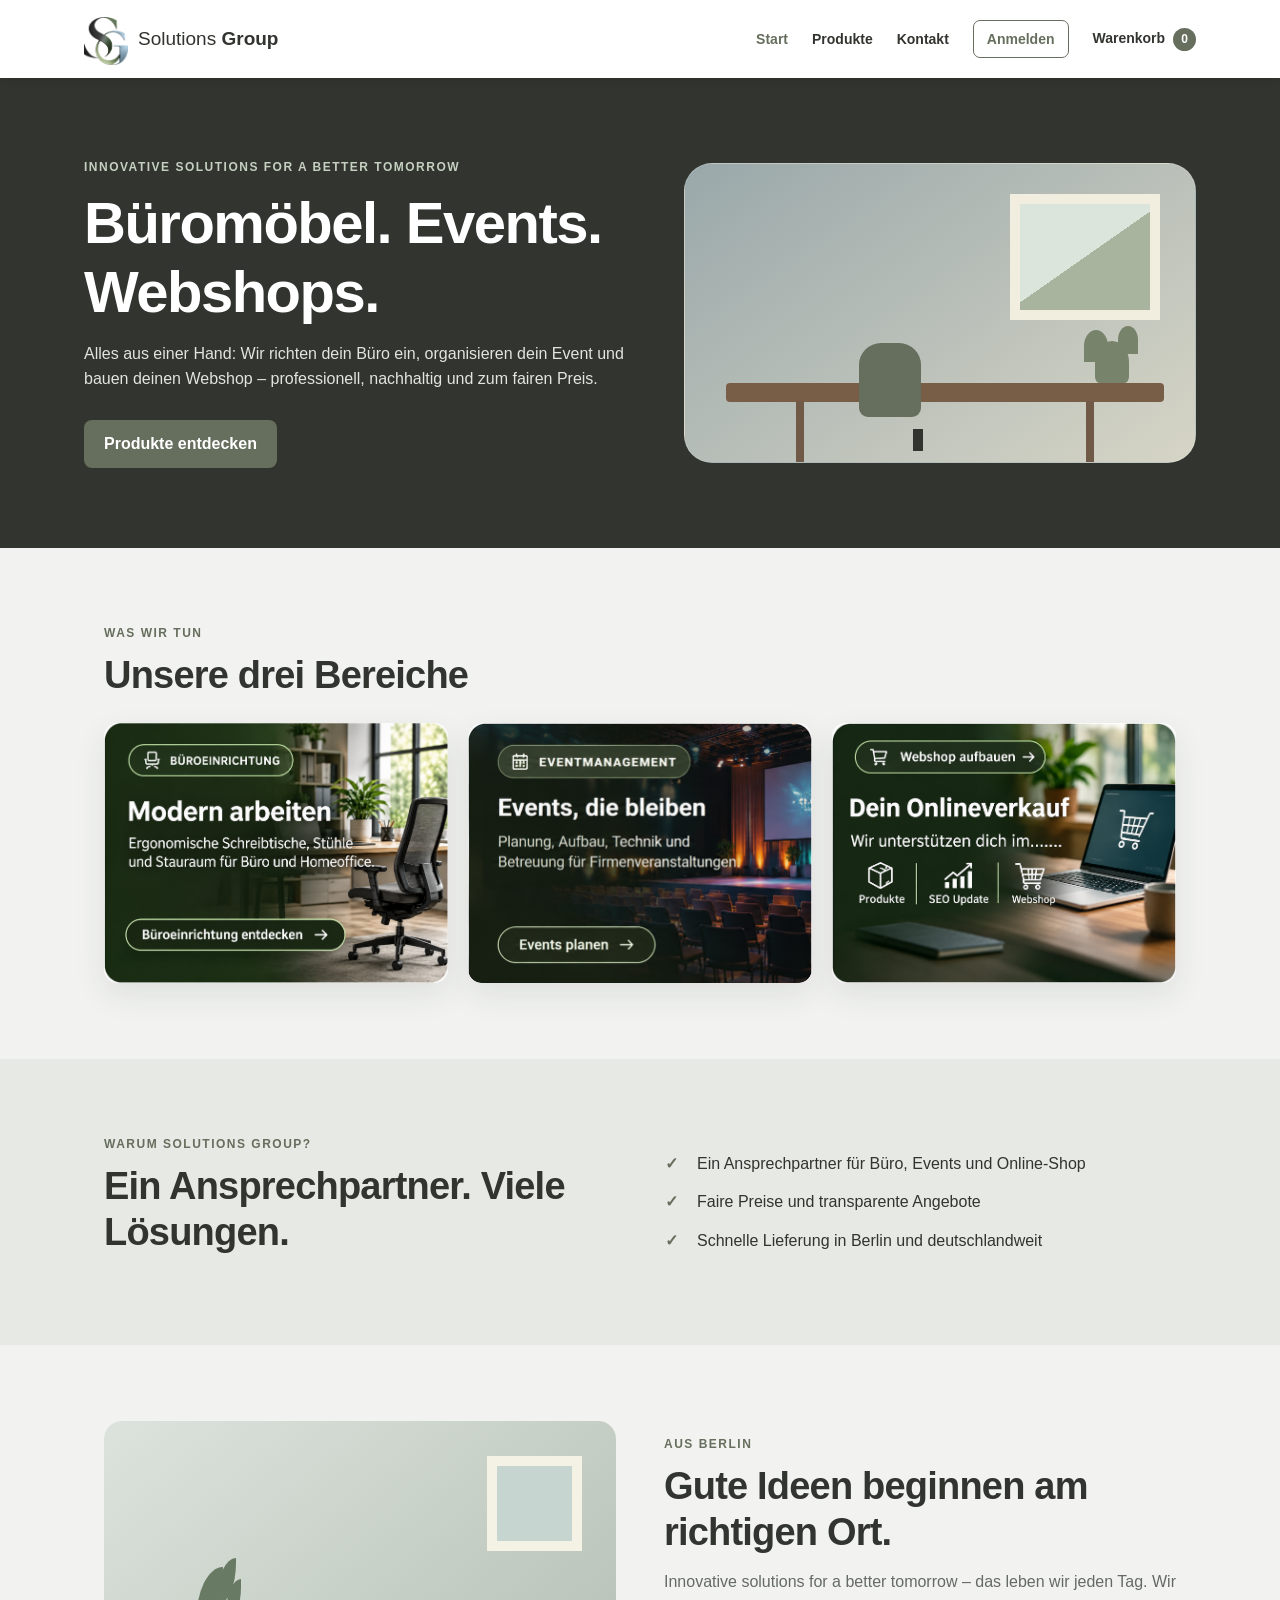
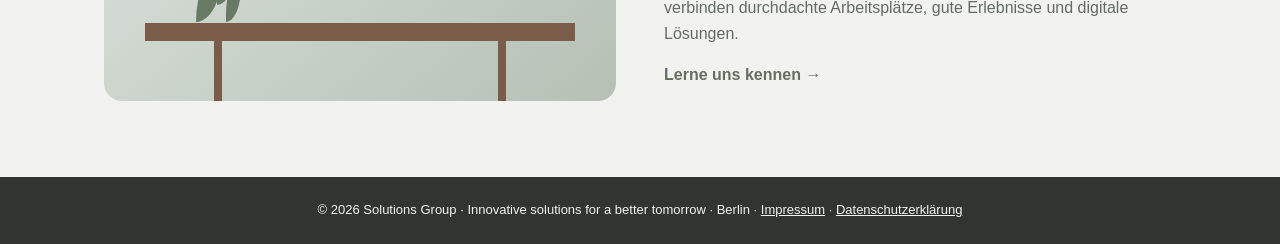
<file: index.html>
<!doctype html>
<html lang="de">
  <head>
    <meta charset="utf-8">
    <meta name="viewport" content="width=device-width, initial-scale=1">
    <meta name="description" content="Solutions Group: Büromöbel, Eventmanagement und Webshops aus einer Hand.">
    <title>Solutions Group – Lösungen aus einer Hand</title>
    <link rel="stylesheet" href="css/style.css">
    <script src="js/script.js" defer></script>
  </head>
  <body>
    <header class="site-header">
      <div class="nav">
        <a class="brand" href="index.html" aria-label="Solutions Group – Startseite">
          <span class="brand-mark" aria-hidden="true"><img src="images/logo.png" alt="" width="44" height="44"></span>
          <span>Solutions <strong>Group</strong></span>
        </a>
        <nav aria-label="Hauptnavigation">
          <a aria-current="page" href="index.html">Start</a>
          <a href="produkte.html">Produkte</a>
          <a href="kontakt.html">Kontakt</a>
          <a class="nav-auth-link" data-auth-action href="login.html">Anmelden</a>
          <a class="cart-link" href="produkte.html#warenkorb">Warenkorb <span class="cart-badge" data-cart-count>0</span></a>
        </nav>
      </div>
    </header>

    <main>
      <section class="hero">
        <div class="hero-content">
          <p class="eyebrow">Innovative solutions for a better tomorrow</p>
          <h1>Büromöbel. Events. Webshops.</h1>
          <p>Alles aus einer Hand: Wir richten dein Büro ein, organisieren dein Event und bauen deinen Webshop – professionell, nachhaltig und zum fairen Preis.</p>
          <a class="button" href="produkte.html">Produkte entdecken</a>
        </div>
        <div class="hero-art" role="img" aria-label="Abstrakte Illustration eines modernen Arbeitsplatzes">
          <div class="art-window"></div>
          <div class="art-desk"></div>
          <div class="art-chair"></div>
          <div class="art-plant"></div>
        </div>
      </section>

      <section class="section container">
        <div class="section-heading">
          <p class="eyebrow">Was wir tun</p>
          <h2>Unsere drei Bereiche</h2>
        </div>
        <div class="grid service-grid">
          <a class="service-card" href="produkte.html">
            <img src="images/buero.png" alt="Büroeinrichtung – Modern arbeiten: Ergonomische Schreibtische, Stühle und Stauraum für Büro und Homeoffice" width="1442" height="1091" loading="lazy">
          </a>
          <a class="service-card" href="kontakt.html">
            <img src="images/events.png" alt="Eventmanagement – Events, die bleiben: Planung, Aufbau, Technik und Betreuung für Firmenveranstaltungen" width="1380" height="1044" loading="lazy">
          </a>
          <a class="service-card" href="kontakt.html">
            <img src="images/webshop.png" alt="Webshop aufbauen – Dein Onlineverkauf: Produkte, SEO Update, Webshop" width="1442" height="1091" loading="lazy">
          </a>
        </div>
      </section>

      <section class="section why-section">
        <div class="container why-grid">
          <div>
            <p class="eyebrow">Warum Solutions Group?</p>
            <h2>Ein Ansprechpartner. Viele Lösungen.</h2>
          </div>
          <ul class="benefits">
            <li>Ein Ansprechpartner für Büro, Events und Online-Shop</li>
            <li>Faire Preise und transparente Angebote</li>
            <li>Schnelle Lieferung in Berlin und deutschlandweit</li>
          </ul>
        </div>
      </section>

      <section class="section container office">
        <div class="office-art" role="img" aria-label="Illustration eines hellen, modernen Büros">
          <span class="office-sun"></span>
          <span class="office-table"></span>
          <span class="office-leaf"></span>
        </div>
        <div>
          <p class="eyebrow">Aus Berlin</p>
          <h2>Gute Ideen beginnen am richtigen Ort.</h2>
          <p>Innovative solutions for a better tomorrow – das leben wir jeden Tag. Wir verbinden durchdachte Arbeitsplätze, gute Erlebnisse und digitale Lösungen.</p>
          <a class="text-link" href="kontakt.html">Lerne uns kennen <span aria-hidden="true">→</span></a>
        </div>
      </section>
    </main>

    <footer class="site-footer">
      <p>© <span data-year>2026</span> Solutions Group · Innovative solutions for a better tomorrow · Berlin · <a href="impressum.html">Impressum</a> · <a href="datenschutzerklarung.html">Datenschutzerklärung</a></p>
    </footer>
  </body>
</html>
</file>
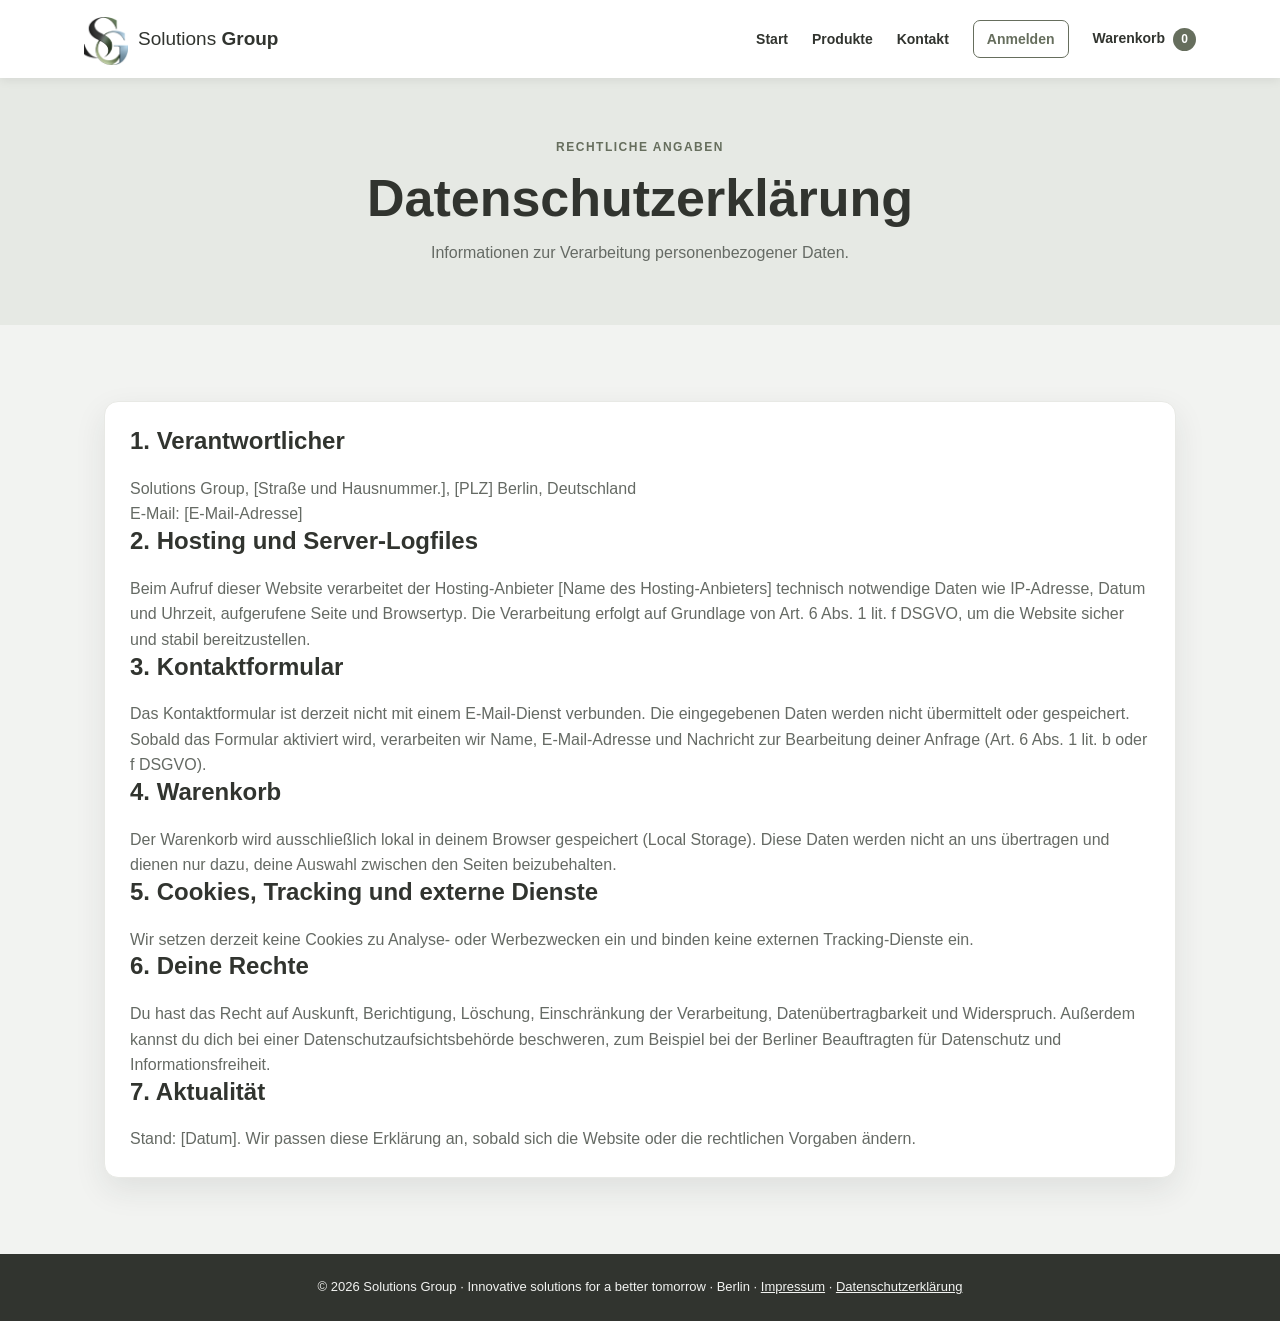
<file: datenschutzerklarung.html>
<!doctype html>
<html lang="de">
  <head>
    <meta charset="utf-8">
    <meta name="viewport" content="width=device-width, initial-scale=1">
    <meta name="description" content="Datenschutzerklärung der Solutions Group.">
    <title>Datenschutzerklärung – Solutions Group</title>
    <link rel="stylesheet" href="css/style.css">
    <script src="js/script.js" defer></script>
  </head>
  <body>
    <header class="site-header">
      <div class="nav">
        <a class="brand" href="index.html" aria-label="Solutions Group – Startseite">
          <span class="brand-mark" aria-hidden="true"><img src="images/logo.png" alt="" width="44" height="44"></span>
          <span>Solutions <strong>Group</strong></span>
        </a>
        <nav aria-label="Hauptnavigation">
          <a href="index.html">Start</a>
          <a href="produkte.html">Produkte</a>
          <a href="kontakt.html">Kontakt</a>
          <a class="nav-auth-link" data-auth-action href="login.html">Anmelden</a>
          <a class="cart-link" href="produkte.html#warenkorb">Warenkorb <span class="cart-badge" data-cart-count>0</span></a>
        </nav>
      </div>
    </header>

    <main>
      <section class="page-hero">
        <p class="eyebrow">Rechtliche Angaben</p>
        <h1>Datenschutzerklärung</h1>
        <p>Informationen zur Verarbeitung personenbezogener Daten.</p>
      </section>

      <section class="section container">
        <article class="card">
          <h2>1. Verantwortlicher</h2>
          <p>Solutions Group, [Straße und Hausnummer.], [PLZ] Berlin, Deutschland<br>E-Mail: [E-Mail-Adresse]</p>

          <h2>2. Hosting und Server-Logfiles</h2>
          <p>Beim Aufruf dieser Website verarbeitet der Hosting-Anbieter [Name des Hosting-Anbieters] technisch notwendige Daten wie IP-Adresse, Datum und Uhrzeit, aufgerufene Seite und Browsertyp. Die Verarbeitung erfolgt auf Grundlage von Art. 6 Abs. 1 lit. f DSGVO, um die Website sicher und stabil bereitzustellen.</p>

          <h2>3. Kontaktformular</h2>
          <p>Das Kontaktformular ist derzeit nicht mit einem E-Mail-Dienst verbunden. Die eingegebenen Daten werden nicht übermittelt oder gespeichert. Sobald das Formular aktiviert wird, verarbeiten wir Name, E-Mail-Adresse und Nachricht zur Bearbeitung deiner Anfrage (Art. 6 Abs. 1 lit. b oder f DSGVO).</p>

          <h2>4. Warenkorb</h2>
          <p>Der Warenkorb wird ausschließlich lokal in deinem Browser gespeichert (Local Storage). Diese Daten werden nicht an uns übertragen und dienen nur dazu, deine Auswahl zwischen den Seiten beizubehalten.</p>

          <h2>5. Cookies, Tracking und externe Dienste</h2>
          <p>Wir setzen derzeit keine Cookies zu Analyse- oder Werbezwecken ein und binden keine externen Tracking-Dienste ein.</p>

          <h2>6. Deine Rechte</h2>
          <p>Du hast das Recht auf Auskunft, Berichtigung, Löschung, Einschränkung der Verarbeitung, Datenübertragbarkeit und Widerspruch. Außerdem kannst du dich bei einer Datenschutzaufsichtsbehörde beschweren, zum Beispiel bei der Berliner Beauftragten für Datenschutz und Informationsfreiheit.</p>

          <h2>7. Aktualität</h2>
          <p>Stand: [Datum]. Wir passen diese Erklärung an, sobald sich die Website oder die rechtlichen Vorgaben ändern.</p>
        </article>
      </section>
    </main>

    <footer class="site-footer">
      <p>© <span data-year>2026</span> Solutions Group · Innovative solutions for a better tomorrow · Berlin · <a href="impressum.html">Impressum</a> · <a href="datenschutzerklarung.html" aria-current="page">Datenschutzerklärung</a></p>
    </footer>
  </body>
</html>
</file>
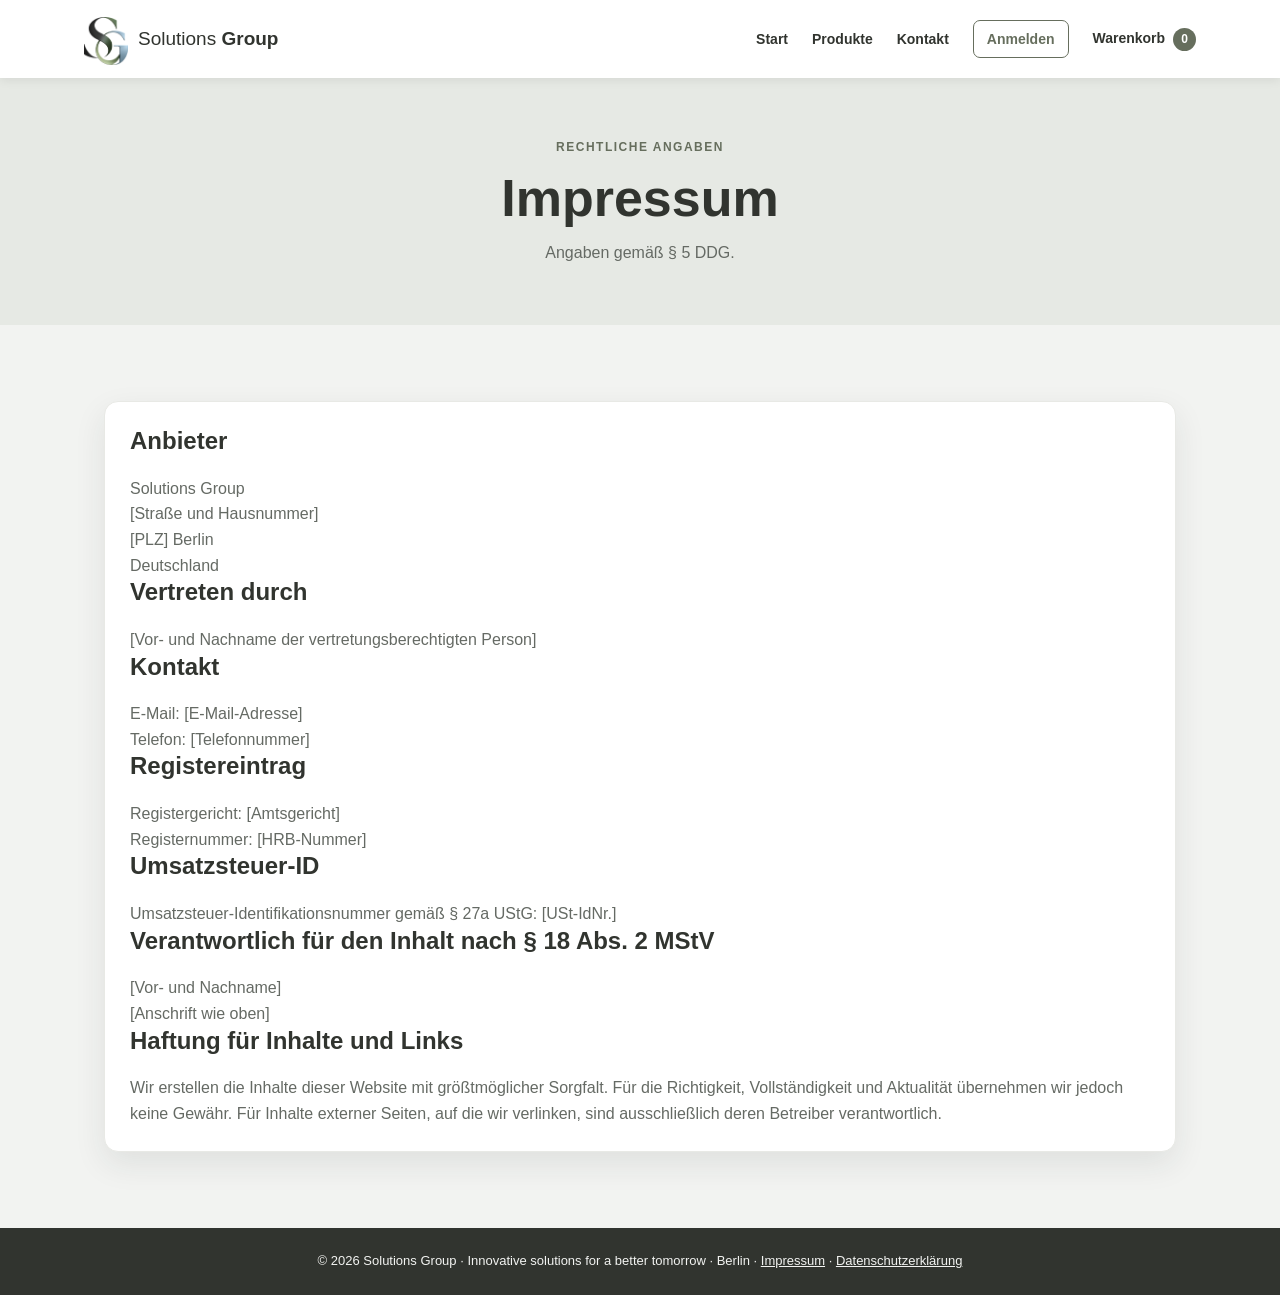
<file: impressum.html>
<!doctype html>
<html lang="de">
  <head>
    <meta charset="utf-8">
    <meta name="viewport" content="width=device-width, initial-scale=1">
    <meta name="description" content="Impressum der Solutions Group.">
    <title>Impressum – Solutions Group</title>
    <link rel="stylesheet" href="css/style.css">
    <script src="js/script.js" defer></script>
  </head>
  <body>
    <header class="site-header">
      <div class="nav">
        <a class="brand" href="index.html" aria-label="Solutions Group – Startseite">
          <span class="brand-mark" aria-hidden="true"><img src="images/logo.png" alt="" width="44" height="44"></span>
          <span>Solutions <strong>Group</strong></span>
        </a>
        <nav aria-label="Hauptnavigation">
          <a href="index.html">Start</a>
          <a href="produkte.html">Produkte</a>
          <a href="kontakt.html">Kontakt</a>
          <a class="nav-auth-link" data-auth-action href="login.html">Anmelden</a>
          <a class="cart-link" href="produkte.html#warenkorb">Warenkorb <span class="cart-badge" data-cart-count>0</span></a>
        </nav>
      </div>
    </header>

    <main>
      <section class="page-hero">
        <p class="eyebrow">Rechtliche Angaben</p>
        <h1>Impressum</h1>
        <p>Angaben gemäß § 5 DDG.</p>
      </section>

      <section class="section container">
        <article class="card">
          <h2>Anbieter</h2>
          <p>Solutions Group<br>[Straße und Hausnummer]<br>[PLZ] Berlin<br>Deutschland</p>

          <h2>Vertreten durch</h2>
          <p>[Vor- und Nachname der vertretungsberechtigten Person]</p>

          <h2>Kontakt</h2>
          <p>E-Mail: [E-Mail-Adresse]<br>Telefon: [Telefonnummer]</p>

          <h2>Registereintrag</h2>
          <p>Registergericht: [Amtsgericht]<br>Registernummer: [HRB-Nummer]</p>

          <h2>Umsatzsteuer-ID</h2>
          <p>Umsatzsteuer-Identifikationsnummer gemäß § 27a UStG: [USt-IdNr.]</p>

          <h2>Verantwortlich für den Inhalt nach § 18 Abs. 2 MStV</h2>
          <p>[Vor- und Nachname]<br>[Anschrift wie oben]</p>

          <h2>Haftung für Inhalte und Links</h2>
          <p>Wir erstellen die Inhalte dieser Website mit größtmöglicher Sorgfalt. Für die Richtigkeit, Vollständigkeit und Aktualität übernehmen wir jedoch keine Gewähr. Für Inhalte externer Seiten, auf die wir verlinken, sind ausschließlich deren Betreiber verantwortlich.</p>
        </article>
      </section>
    </main>

    <footer class="site-footer">
      <p>© <span data-year>2026</span> Solutions Group · Innovative solutions for a better tomorrow · Berlin · <a href="impressum.html" aria-current="page">Impressum</a> · <a href="datenschutzerklarung.html">Datenschutzerklärung</a></p>
    </footer>
  </body>
</html>
</file>
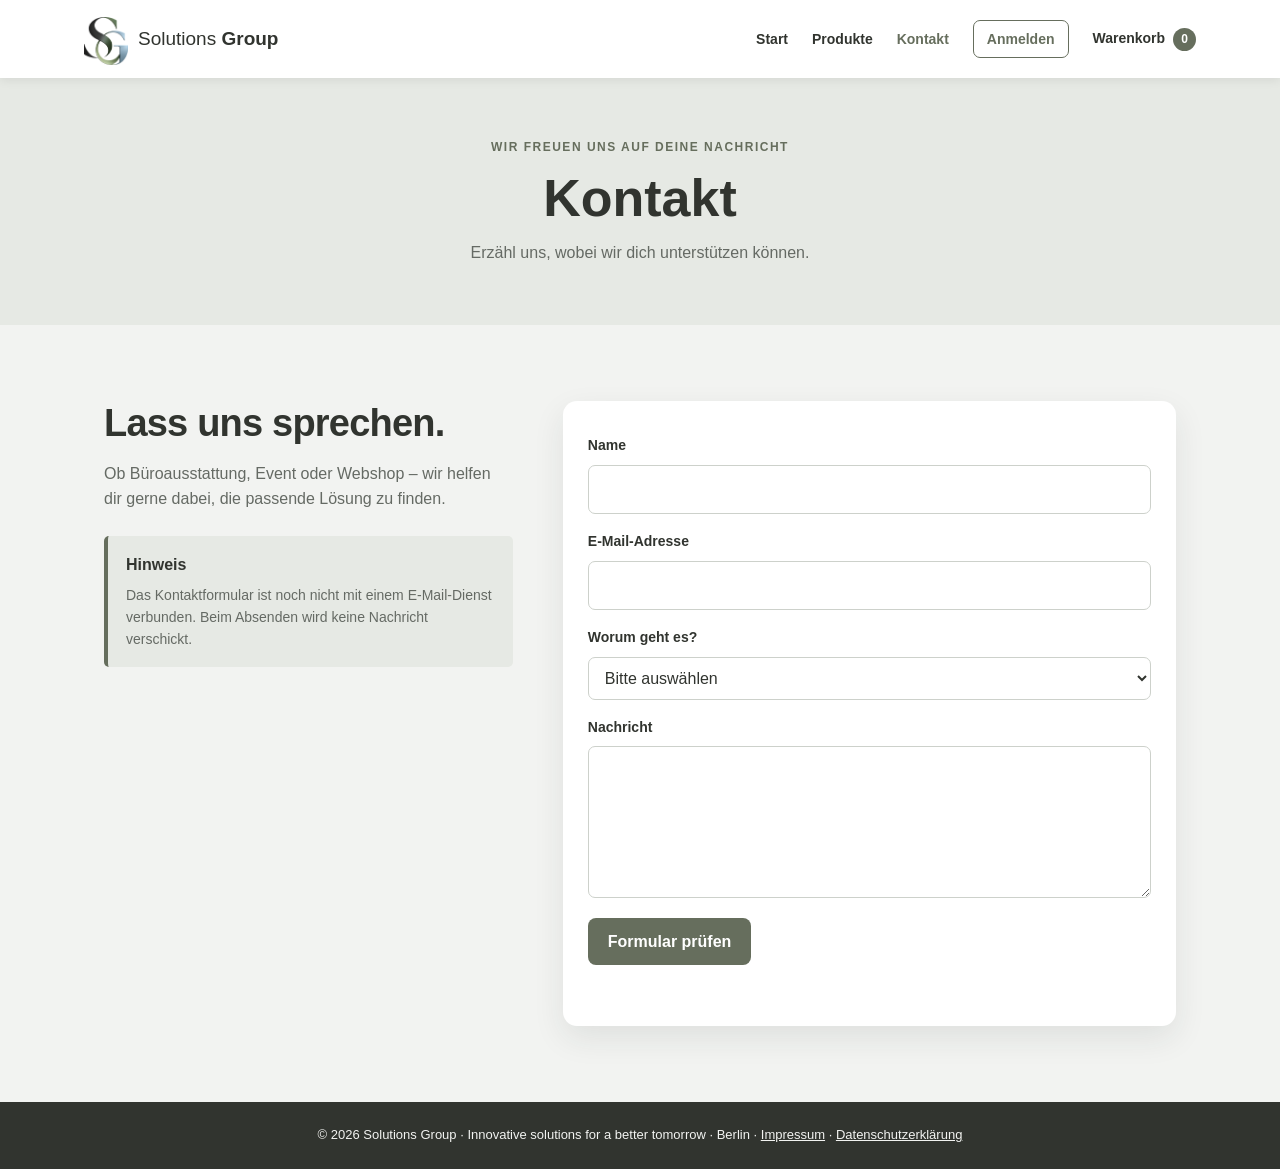
<file: kontakt.html>
<!doctype html>
<html lang="de">
  <head>
    <meta charset="utf-8">
    <meta name="viewport" content="width=device-width, initial-scale=1">
    <meta name="description" content="Nimm Kontakt mit der Solutions Group auf.">
    <title>Kontakt – Solutions Group</title>
    <link rel="stylesheet" href="css/style.css">
    <script src="js/script.js" defer></script>
  </head>
  <body>
    <header class="site-header">
      <div class="nav">
        <a class="brand" href="index.html" aria-label="Solutions Group – Startseite">
          <span class="brand-mark" aria-hidden="true"><img src="images/logo.png" alt="" width="44" height="44"></span>
          <span>Solutions <strong>Group</strong></span>
        </a>
        <nav aria-label="Hauptnavigation">
          <a href="index.html">Start</a>
          <a href="produkte.html">Produkte</a>
          <a aria-current="page" href="kontakt.html">Kontakt</a>
          <a class="nav-auth-link" data-auth-action href="login.html">Anmelden</a>
          <a class="cart-link" href="produkte.html#warenkorb">Warenkorb <span class="cart-badge" data-cart-count>0</span></a>
        </nav>
      </div>
    </header>

    <main>
      <section class="page-hero">
        <p class="eyebrow">Wir freuen uns auf deine Nachricht</p>
        <h1>Kontakt</h1>
        <p>Erzähl uns, wobei wir dich unterstützen können.</p>
      </section>

      <section class="section container contact-layout">
        <div>
          <h2>Lass uns sprechen.</h2>
          <p>Ob Büroausstattung, Event oder Webshop – wir helfen dir gerne dabei, die passende Lösung zu finden.</p>
          <div class="contact-note">
            <strong>Hinweis</strong>
            <p>Das Kontaktformular ist noch nicht mit einem E-Mail-Dienst verbunden. Beim Absenden wird keine Nachricht verschickt.</p>
          </div>
        </div>
        <form class="contact-form" id="kontaktForm">
          <label for="name">Name</label>
          <input id="name" name="name" autocomplete="name" required>

          <label for="email">E-Mail-Adresse</label>
          <input id="email" name="email" type="email" autocomplete="email" required>

          <label for="topic">Worum geht es?</label>
          <select id="topic" name="topic" required>
            <option value="">Bitte auswählen</option>
            <option>Büromöbel</option>
            <option>Eventmanagement</option>
            <option>Webshop</option>
            <option>Sonstiges</option>
          </select>

          <label for="message">Nachricht</label>
          <textarea id="message" name="message" rows="5" required></textarea>

          <button class="button" type="submit">Formular prüfen</button>
          <p class="form-status" id="formStatus" role="status" aria-live="polite"></p>
        </form>
      </section>
    </main>

    <footer class="site-footer">
      <p>© <span data-year>2026</span> Solutions Group · Innovative solutions for a better tomorrow · Berlin · <a href="impressum.html">Impressum</a> · <a href="datenschutzerklarung.html">Datenschutzerklärung</a></p>
    </footer>
  </body>
</html>
</file>
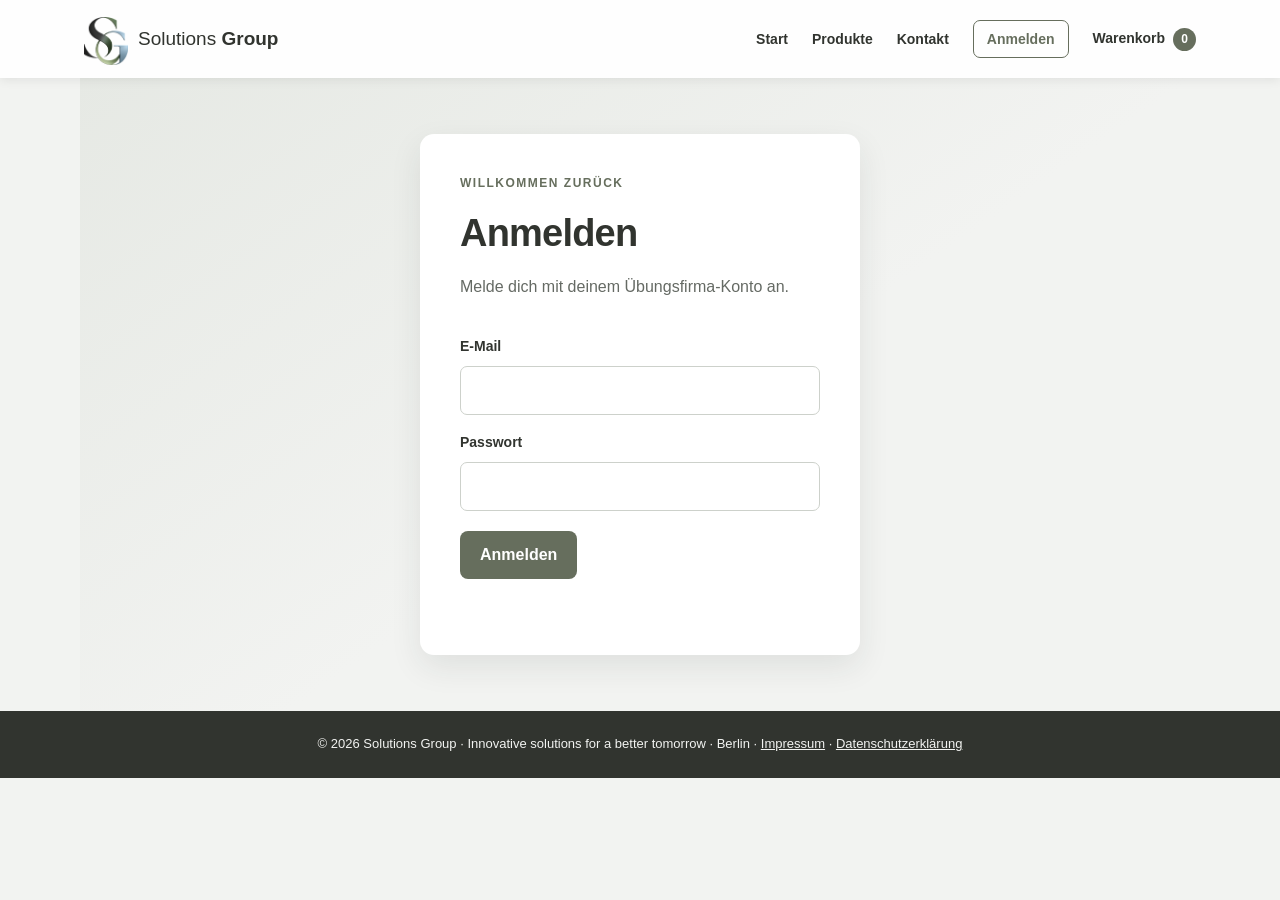
<file: login.html>
<!doctype html>
<html lang="de">
  <head>
    <meta charset="utf-8">
    <meta name="viewport" content="width=device-width, initial-scale=1">
    <meta name="description" content="Melde dich bei Solutions Group an.">
    <title>Anmelden – Solutions Group</title>
    <link rel="stylesheet" href="css/style.css">
    <script src="js/script.js" defer></script>
  </head>
  <body>
    <header class="site-header">
      <div class="nav">
        <a class="brand" href="index.html" aria-label="Solutions Group – Startseite">
          <span class="brand-mark" aria-hidden="true"><img src="images/logo.png" alt="" width="44" height="44"></span>
          <span>Solutions <strong>Group</strong></span>
        </a>
        <nav aria-label="Hauptnavigation">
          <a href="index.html">Start</a>
          <a href="produkte.html">Produkte</a>
          <a href="kontakt.html">Kontakt</a>
          <a class="nav-auth-link" data-auth-action href="login.html" aria-current="page">Anmelden</a>
          <a class="cart-link" href="produkte.html#warenkorb">Warenkorb <span class="cart-badge" data-cart-count>0</span></a>
        </nav>
      </div>
    </header>

    <main>
      <section class="section container login-section">
        <form class="contact-form login-card" id="loginForm">
          <p class="eyebrow">Willkommen zurück</p>
          <h1>Anmelden</h1>
          <p class="login-intro">Melde dich mit deinem Übungsfirma-Konto an.</p>

          <label for="loginEmail">E-Mail</label>
          <input id="loginEmail" name="email" type="email" autocomplete="username" required>

          <label for="loginPassword">Passwort</label>
          <input id="loginPassword" name="password" type="password" autocomplete="current-password" required>

          <button class="button" type="submit">Anmelden</button>
          <p class="form-status" id="loginStatus" role="alert" aria-live="polite"></p>
        </form>
      </section>
    </main>

    <footer class="site-footer">
      <p>© <span data-year>2026</span> Solutions Group · Innovative solutions for a better tomorrow · Berlin · <a href="impressum.html">Impressum</a> · <a href="datenschutzerklarung.html">Datenschutzerklärung</a></p>
    </footer>
  </body>
</html>
</file>
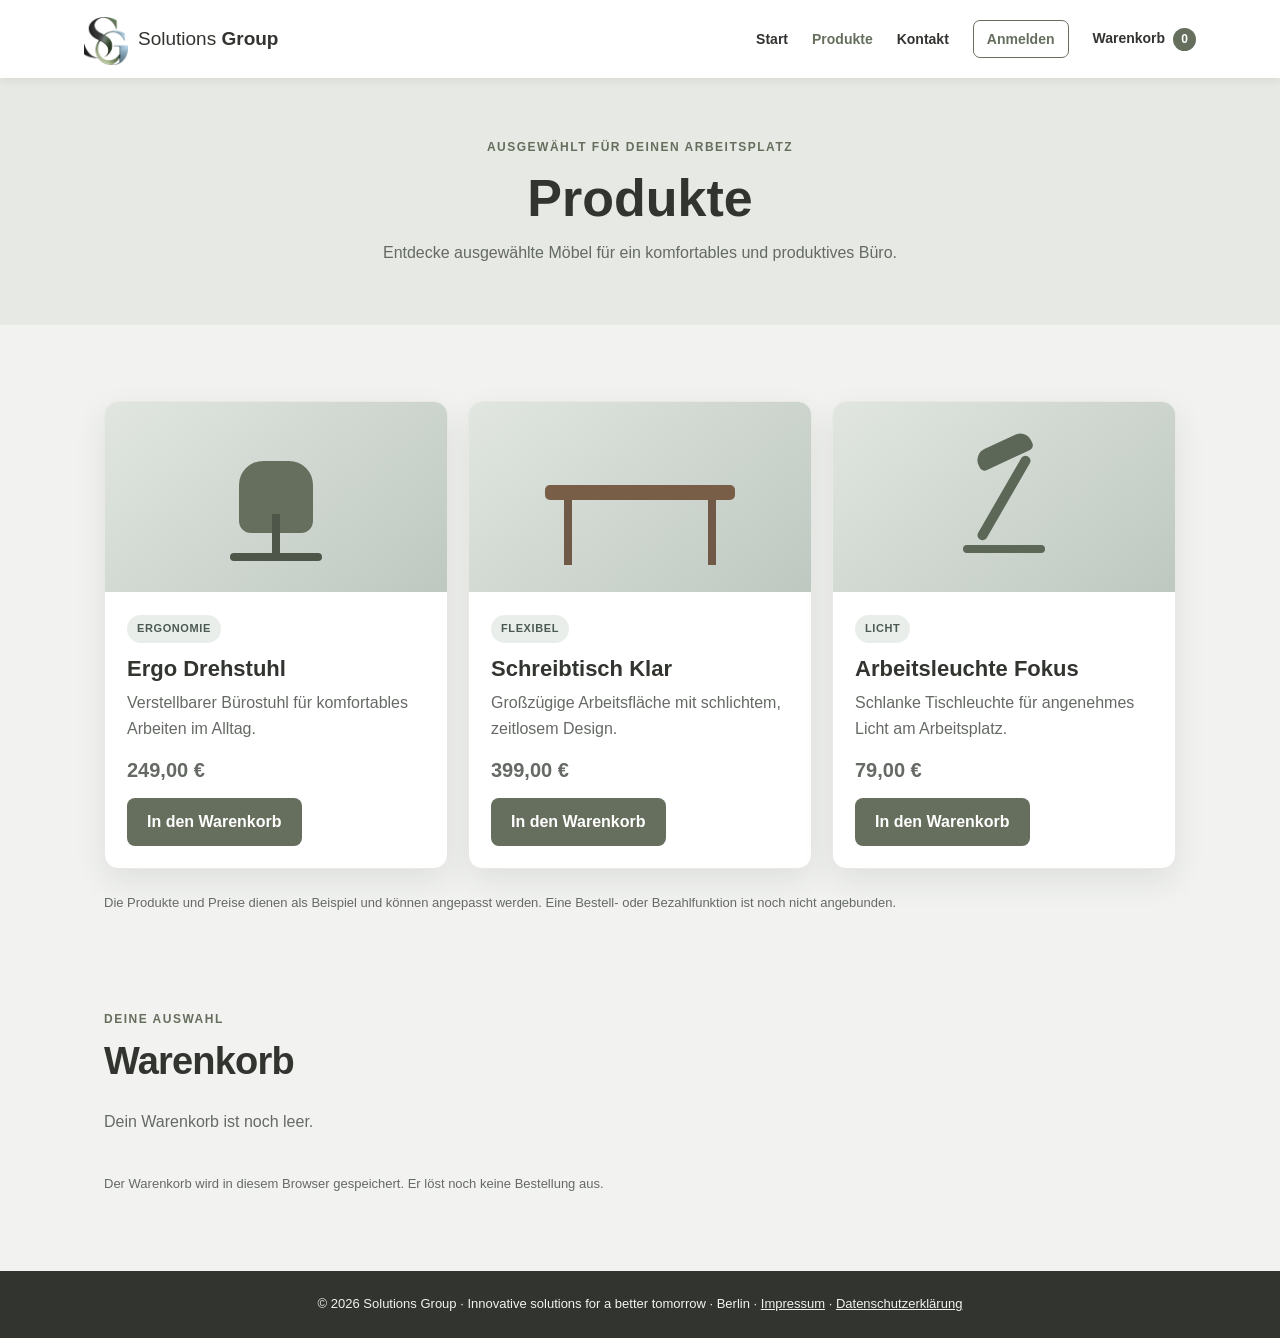
<file: produkte.html>
<!doctype html>
<html lang="de">
  <head>
    <meta charset="utf-8">
    <meta name="viewport" content="width=device-width, initial-scale=1">
    <meta name="description" content="Entdecke ausgewählte Büromöbel der Solutions Group.">
    <title>Produkte – Solutions Group</title>
    <link rel="stylesheet" href="css/style.css">
    <script src="js/script.js" defer></script>
  </head>
  <body>
    <header class="site-header">
      <div class="nav">
        <a class="brand" href="index.html" aria-label="Solutions Group – Startseite">
          <span class="brand-mark" aria-hidden="true"><img src="images/logo.png" alt="" width="44" height="44"></span>
          <span>Solutions <strong>Group</strong></span>
        </a>
        <nav aria-label="Hauptnavigation">
          <a href="index.html">Start</a>
          <a aria-current="page" href="produkte.html">Produkte</a>
          <a href="kontakt.html">Kontakt</a>
          <a class="nav-auth-link" data-auth-action href="login.html">Anmelden</a>
          <a class="cart-link" href="#warenkorb">Warenkorb <span class="cart-badge" data-cart-count>0</span></a>
        </nav>
      </div>
    </header>

    <main>
      <section class="page-hero">
        <p class="eyebrow">Ausgewählt für deinen Arbeitsplatz</p>
        <h1>Produkte</h1>
        <p>Entdecke ausgewählte Möbel für ein komfortables und produktives Büro.</p>
      </section>

      <section class="section container">
        <div class="grid product-grid">
          <article class="card product-card">
            <div class="product-art art-chair-product" aria-hidden="true"><span></span></div>
            <div class="card-body">
              <span class="tag">ERGONOMIE</span>
              <h2>Ergo Drehstuhl</h2>
              <p>Verstellbarer Bürostuhl für komfortables Arbeiten im Alltag.</p>
              <p class="price">249,00 €</p>
              <button class="button" type="button" data-add-to-cart="stuhl">In den Warenkorb</button>
            </div>
          </article>
          <article class="card product-card">
            <div class="product-art art-desk-product" aria-hidden="true"><span></span></div>
            <div class="card-body">
              <span class="tag">FLEXIBEL</span>
              <h2>Schreibtisch Klar</h2>
              <p>Großzügige Arbeitsfläche mit schlichtem, zeitlosem Design.</p>
              <p class="price">399,00 €</p>
              <button class="button" type="button" data-add-to-cart="schreibtisch">In den Warenkorb</button>
            </div>
          </article>
          <article class="card product-card">
            <div class="product-art art-lamp-product" aria-hidden="true"><span></span></div>
            <div class="card-body">
              <span class="tag">LICHT</span>
              <h2>Arbeitsleuchte Fokus</h2>
              <p>Schlanke Tischleuchte für angenehmes Licht am Arbeitsplatz.</p>
              <p class="price">79,00 €</p>
              <button class="button" type="button" data-add-to-cart="leuchte">In den Warenkorb</button>
            </div>
          </article>
        </div>
        <p class="notice">Die Produkte und Preise dienen als Beispiel und können angepasst werden. Eine Bestell- oder Bezahlfunktion ist noch nicht angebunden.</p>
      </section>

      <section class="section container cart-section" id="warenkorb">
        <div class="section-heading">
          <p class="eyebrow">Deine Auswahl</p>
          <h2>Warenkorb</h2>
        </div>
        <div class="cart-items" data-cart-items aria-live="polite"></div>
        <p class="cart-total" data-cart-total></p>
        <p class="notice">Der Warenkorb wird in diesem Browser gespeichert. Er löst noch keine Bestellung aus.</p>
      </section>
    </main>

    <footer class="site-footer">
      <p>© <span data-year>2026</span> Solutions Group · Innovative solutions for a better tomorrow · Berlin · <a href="impressum.html">Impressum</a> · <a href="datenschutzerklarung.html">Datenschutzerklärung</a></p>
    </footer>
  </body>
</html>
</file>
<file: css/style.css>
:root {
  color-scheme: light;
  --main: #88979f;
  --dark: #31342f;
  --green: #666e5d;
  --light: #f2f3f1;
  --white: #fff;
  --muted: #656a64;
  --shadow: 0 12px 32px rgb(34 42 39 / 9%);
}

* {
  box-sizing: border-box;
}

html {
  scroll-behavior: smooth;
}

body {
  margin: 0;
  background: var(--light);
  color: var(--dark);
  font-family: Arial, Helvetica, sans-serif;
  line-height: 1.6;
}

a {
  color: inherit;
}

.site-header {
  position: sticky;
  z-index: 5;
  top: 0;
  background: rgb(255 255 255 / 96%);
  box-shadow: 0 2px 10px rgb(0 0 0 / 8%);
}

.nav {
  display: flex;
  max-width: 1160px;
  min-height: 78px;
  align-items: center;
  justify-content: space-between;
  gap: 20px;
  margin: auto;
  padding: 10px 24px;
}

.brand {
  display: inline-flex;
  align-items: center;
  gap: 10px;
  color: var(--dark);
  font-size: 19px;
  text-decoration: none;
  white-space: nowrap;
}

.brand-mark {
  display: grid;
  width: 44px;
  height: 44px;
  place-items: center;
  border-radius: 12px;
}

.brand-mark img {
  display: block;
  width: 100%;
  height: 100%;
  object-fit: contain;
}

nav {
  display: flex;
  align-items: center;
  gap: 24px;
}

nav a {
  font-size: 14px;
  font-weight: 700;
  text-decoration: none;
}

nav a:hover,
nav a[aria-current="page"] {
  color: var(--green);
}

.nav-auth-link {
  display: inline-flex;
  min-height: 38px;
  align-items: center;
  justify-content: center;
  padding: 7px 13px;
  border: 1px solid var(--green);
  border-radius: 7px;
  color: var(--green);
  cursor: pointer;
  font: inherit;
  font-size: 14px;
  font-weight: 700;
  text-decoration: none;
  white-space: nowrap;
}

.nav-auth-link:hover {
  background: var(--green);
  color: var(--white);
}

.cart-link {
  white-space: nowrap;
}

.cart-badge {
  display: inline-grid;
  min-width: 23px;
  height: 23px;
  place-items: center;
  margin-left: 4px;
  padding: 0 6px;
  border-radius: 20px;
  background: var(--green);
  color: var(--white);
  font-size: 12px;
}

.hero {
  display: grid;
  min-height: 470px;
  grid-template-columns: minmax(0, 1fr) minmax(260px, 0.9fr);
  align-items: center;
  gap: 32px;
  overflow: hidden;
  padding: 58px max(24px, calc((100vw - 1112px) / 2));
  background: var(--dark);
  color: var(--white);
}

.hero-content {
  max-width: 620px;
}

.eyebrow {
  margin: 0 0 10px;
  color: var(--green);
  font-size: 12px;
  font-weight: 800;
  letter-spacing: 1.5px;
  text-transform: uppercase;
}

.hero .eyebrow {
  color: #c5d0c0;
}

h1,
h2,
h3,
p {
  margin-top: 0;
}

h1,
h2,
h3 {
  line-height: 1.2;
}

.hero h1 {
  max-width: 650px;
  margin-bottom: 14px;
  font-size: clamp(38px, 5vw, 58px);
  letter-spacing: -1.5px;
}

.hero-content > p:not(.eyebrow) {
  max-width: 580px;
  color: #e2e4df;
}

.button {
  display: inline-flex;
  min-height: 46px;
  align-items: center;
  justify-content: center;
  margin-top: 12px;
  padding: 11px 20px;
  border: 0;
  border-radius: 8px;
  background: var(--green);
  color: var(--white);
  cursor: pointer;
  font: inherit;
  font-weight: 700;
  text-align: center;
  text-decoration: none;
  transition: background 150ms ease, transform 150ms ease;
}

.button:hover {
  transform: translateY(-1px);
  background: #535b4b;
}

.button:focus-visible,
a:focus-visible,
input:focus-visible,
textarea:focus-visible,
select:focus-visible {
  outline: 3px solid #d8c17c;
  outline-offset: 3px;
}

.hero-art {
  position: relative;
  height: 300px;
  overflow: hidden;
  border: 1px solid rgb(255 255 255 / 13%);
  border-radius: 28px;
  background: linear-gradient(145deg, #9aa8aa, #d6d5c6);
}

.art-window {
  position: absolute;
  top: 30px;
  right: 35px;
  width: 150px;
  height: 126px;
  border: 10px solid #f1eee0;
  background: linear-gradient(145deg, #dce5dc 50%, #a9b49f 50%);
}

.art-desk {
  position: absolute;
  right: 6%;
  bottom: 60px;
  left: 8%;
  height: 19px;
  border-radius: 4px;
  background: #785d47;
}

.art-desk::after {
  position: absolute;
  top: 18px;
  right: 16%;
  left: 16%;
  height: 88px;
  border-right: 8px solid #705947;
  border-left: 8px solid #705947;
  content: "";
}

.art-chair {
  position: absolute;
  bottom: 45px;
  left: 34%;
  width: 62px;
  height: 74px;
  border-radius: 22px 22px 9px 9px;
  background: var(--green);
  box-shadow: 28px 60px 0 -26px var(--dark);
}

.art-plant {
  position: absolute;
  right: 13%;
  bottom: 79px;
  width: 34px;
  height: 42px;
  border-radius: 50% 50% 15% 15%;
  background: #78836b;
  box-shadow: -16px -16px 0 -5px #78836b, 16px -22px 0 -7px #78836b;
}

.container {
  width: min(1120px, 100%);
  margin: 0 auto;
  padding: 0 24px;
}

.section {
  padding-top: 76px;
  padding-bottom: 76px;
}

.section-heading {
  margin-bottom: 24px;
}

.section-heading h2,
.why-grid h2,
.office h2,
.contact-layout h2 {
  margin-bottom: 14px;
  font-size: clamp(28px, 3vw, 38px);
  letter-spacing: -0.8px;
}

.grid {
  display: grid;
  grid-template-columns: repeat(3, minmax(0, 1fr));
  gap: 20px;
}

.card {
  padding: 25px;
  border: 1px solid #e8e9e5;
  border-radius: 14px;
  background: var(--white);
  box-shadow: var(--shadow);
}

.card h3 {
  margin: 14px 0 9px;
  font-size: 21px;
}

.card p {
  margin-bottom: 0;
  color: var(--muted);
}

.tag {
  display: inline-block;
  padding: 5px 10px;
  border-radius: 20px;
  background: #e9eeeb;
  color: #4b5a51;
  font-size: 11px;
  font-weight: 800;
  letter-spacing: 0.6px;
}

.why-section {
  background: #e6e9e4;
}

.why-grid {
  display: grid;
  grid-template-columns: 1fr 1fr;
  align-items: center;
  gap: 50px;
}

.benefits {
  display: grid;
  gap: 13px;
  margin: 0;
  padding: 0;
  list-style: none;
}

.benefits li {
  position: relative;
  padding-left: 32px;
}

.benefits li::before {
  position: absolute;
  left: 0;
  color: var(--green);
  content: "✓";
  font-weight: 900;
}

.office {
  display: grid;
  grid-template-columns: 1fr 1fr;
  align-items: center;
  gap: 48px;
}

.office p:not(.eyebrow) {
  color: var(--muted);
}

.office-art {
  position: relative;
  min-height: 280px;
  overflow: hidden;
  border-radius: 18px;
  background: linear-gradient(140deg, #dce3dd, #b6c0b5);
}

.office-sun {
  position: absolute;
  top: 35px;
  right: 34px;
  width: 95px;
  height: 95px;
  border: 10px solid #f4f1e5;
  background: #c7d5d0;
}

.office-table {
  position: absolute;
  right: 8%;
  bottom: 60px;
  left: 8%;
  height: 18px;
  background: #795d49;
}

.office-table::after {
  position: absolute;
  top: 18px;
  right: 16%;
  left: 16%;
  height: 65px;
  border-right: 8px solid #795d49;
  border-left: 8px solid #795d49;
  content: "";
}

.office-leaf {
  position: absolute;
  bottom: 79px;
  left: 18%;
  width: 27px;
  height: 55px;
  border-radius: 100% 0;
  background: #687a63;
  box-shadow: 17px -13px 0 -4px #687a63, 24px 6px 0 -6px #687a63;
}

.text-link {
  color: var(--green);
  font-weight: 800;
  text-decoration: none;
}

.text-link:hover {
  text-decoration: underline;
}

.site-footer {
  padding: 23px 24px;
  background: var(--dark);
  color: #f2f3f1;
  text-align: center;
}

.site-footer p {
  margin: 0;
  font-size: 13px;
}

.page-hero {
  padding: 60px 24px;
  background: #e6e9e4;
  text-align: center;
}

.page-hero h1 {
  margin-bottom: 10px;
  font-size: clamp(38px, 5vw, 52px);
}

.page-hero > p:last-child {
  margin-bottom: 0;
  color: var(--muted);
}

.product-card {
  overflow: hidden;
  padding: 0;
}

.product-card .card-body {
  padding: 22px;
}

.product-card h2 {
  margin: 13px 0 8px;
  font-size: 22px;
}

.product-art {
  position: relative;
  display: grid;
  height: 190px;
  place-items: center;
  overflow: hidden;
  background: linear-gradient(140deg, #e1e6e0, #bec8c1);
}

.product-art::before,
.product-art::after,
.product-art span {
  position: absolute;
  display: block;
  content: "";
}

.art-chair-product::before {
  width: 74px;
  height: 72px;
  border-radius: 24px 24px 12px 12px;
  background: var(--green);
}

.art-chair-product::after {
  top: 112px;
  width: 8px;
  height: 45px;
  background: #4e5549;
}

.art-chair-product span {
  top: 151px;
  width: 92px;
  height: 8px;
  border-radius: 10px;
  background: #4e5549;
}

.art-desk-product::before {
  top: 83px;
  width: 190px;
  height: 15px;
  border-radius: 5px;
  background: #785d47;
}

.art-desk-product::after {
  top: 98px;
  width: 136px;
  height: 65px;
  border-right: 8px solid #705947;
  border-left: 8px solid #705947;
}

.art-lamp-product::before {
  top: 48px;
  width: 10px;
  height: 96px;
  transform: rotate(30deg);
  border-radius: 8px;
  background: #5d6758;
}

.art-lamp-product::after {
  top: 39px;
  width: 58px;
  height: 20px;
  transform: rotate(-25deg);
  border-radius: 12px 12px 5px 5px;
  background: #5d6758;
}

.art-lamp-product span {
  top: 143px;
  width: 82px;
  height: 8px;
  border-radius: 8px;
  background: #5d6758;
}

.price {
  margin: 13px 0 0;
  color: var(--green);
  font-size: 20px;
  font-weight: 900;
}

.notice {
  margin: 24px 0 0;
  color: var(--muted);
  font-size: 13px;
}

.cart-section {
  padding-top: 20px;
}

.cart-items {
  display: grid;
  gap: 10px;
}

.cart-row {
  display: flex;
  align-items: center;
  justify-content: space-between;
  gap: 16px;
  padding: 14px 17px;
  border: 1px solid #e2e5df;
  border-radius: 10px;
  background: var(--white);
}

.cart-row p {
  margin: 0;
}

.cart-row button {
  border: 0;
  background: transparent;
  color: #6a3b36;
  cursor: pointer;
  font: inherit;
  font-weight: 700;
}

.cart-empty,
.cart-total {
  color: var(--muted);
}

.cart-total {
  margin-top: 16px;
  font-weight: 800;
}

.contact-layout {
  display: grid;
  grid-template-columns: 0.8fr 1.2fr;
  align-items: start;
  gap: 50px;
}

.contact-layout > div > p:not(.eyebrow) {
  color: var(--muted);
}

.contact-note {
  margin-top: 24px;
  padding: 16px 18px;
  border-left: 4px solid var(--green);
  border-radius: 5px;
  background: #e6e9e4;
}

.contact-note p {
  margin: 6px 0 0;
  color: var(--muted);
  font-size: 14px;
}

.contact-form {
  display: grid;
  gap: 8px;
  padding: 25px;
  border-radius: 14px;
  background: var(--white);
  box-shadow: var(--shadow);
}

.contact-form label {
  margin-top: 8px;
  font-size: 14px;
  font-weight: 700;
}

.contact-form input,
.contact-form textarea,
.contact-form select {
  width: 100%;
  padding: 11px 12px;
  border: 1px solid #cdd1cb;
  border-radius: 7px;
  background: #fff;
  color: var(--dark);
  font: inherit;
}

.contact-form textarea {
  resize: vertical;
}

.contact-form .button {
  justify-self: start;
}

.form-status {
  min-height: 24px;
  margin: 4px 0 0;
  color: #6a3b36;
  font-size: 14px;
}

.login-section {
  display: grid;
  min-height: 65vh;
  place-items: center;
  padding-top: 56px;
  padding-bottom: 56px;
  background: linear-gradient(145deg, #e6e9e4, var(--light) 55%);
}

.login-card {
  width: min(440px, 100%);
  padding: clamp(24px, 6vw, 40px);
}

.login-card h1 {
  margin-bottom: 9px;
  font-size: clamp(30px, 5vw, 38px);
  letter-spacing: -0.8px;
}

.login-intro {
  margin-bottom: 20px;
  color: var(--muted);
}

.form-status[role="alert"]:not(:empty) {
  padding: 10px 12px;
  border-radius: 7px;
  background: #f7e9e7;
}

@media (max-width: 760px) {
  .nav {
    flex-direction: column;
    justify-content: center;
    gap: 8px;
    padding: 12px 16px;
  }

  nav {
    flex-wrap: wrap;
    justify-content: center;
    gap: 10px 18px;
  }

  .hero {
    min-height: 0;
    grid-template-columns: 1fr;
    padding: 50px 24px;
  }

  .hero-art {
    height: 230px;
  }

  .grid {
    grid-template-columns: 1fr;
  }

  .why-grid,
  .office,
  .contact-layout {
    grid-template-columns: 1fr;
    gap: 25px;
  }

  .section {
    padding-top: 54px;
    padding-bottom: 54px;
  }
}

.service-card {
  display: block;
  overflow: hidden;
  border-radius: 14px;
  box-shadow: var(--shadow);
  transition: transform 0.2s ease, box-shadow 0.2s ease;
}

.service-card img {
  display: block;
  width: 100%;
  height: auto;
}

.service-card:hover,
.service-card:focus-visible {
  transform: translateY(-4px);
  box-shadow: 0 16px 36px rgb(34 42 39 / 18%);
}

@media (max-width: 900px) {
  .service-grid {
    grid-template-columns: 1fr;
  }
}
</file>
